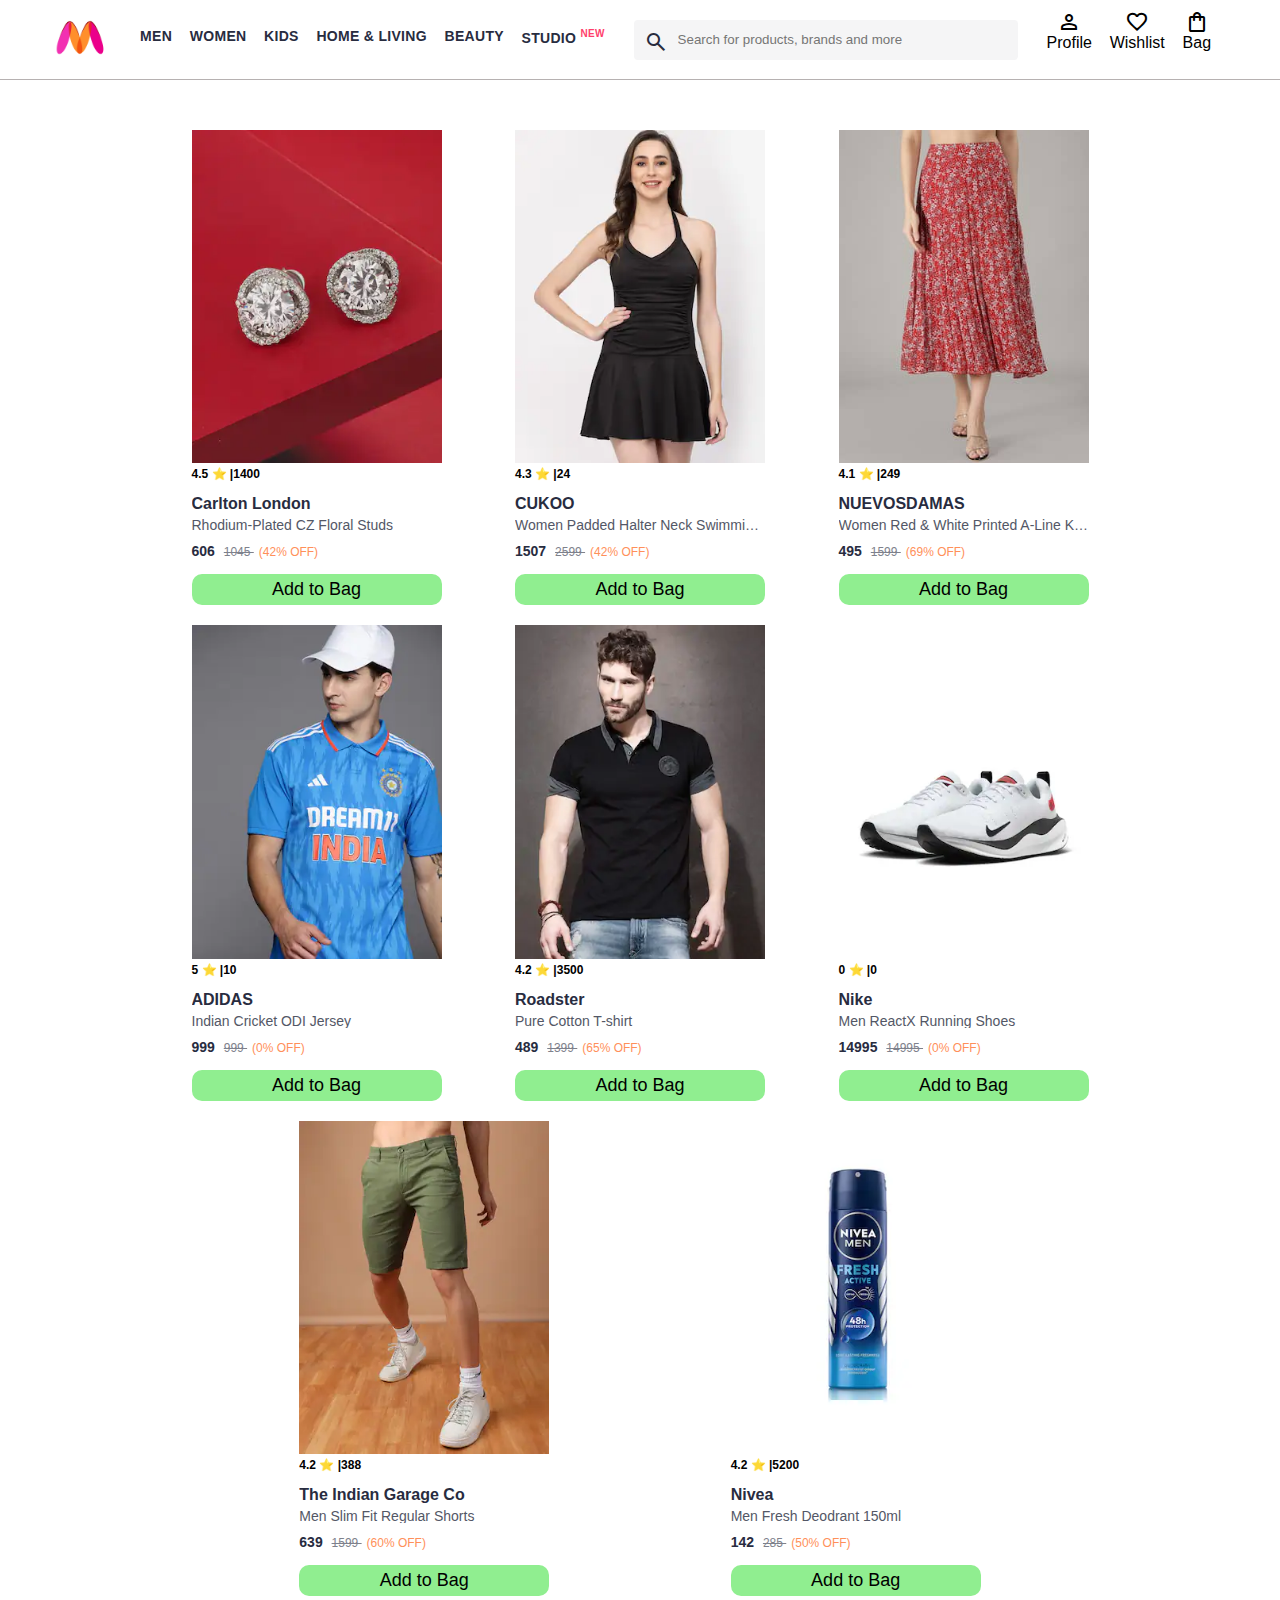
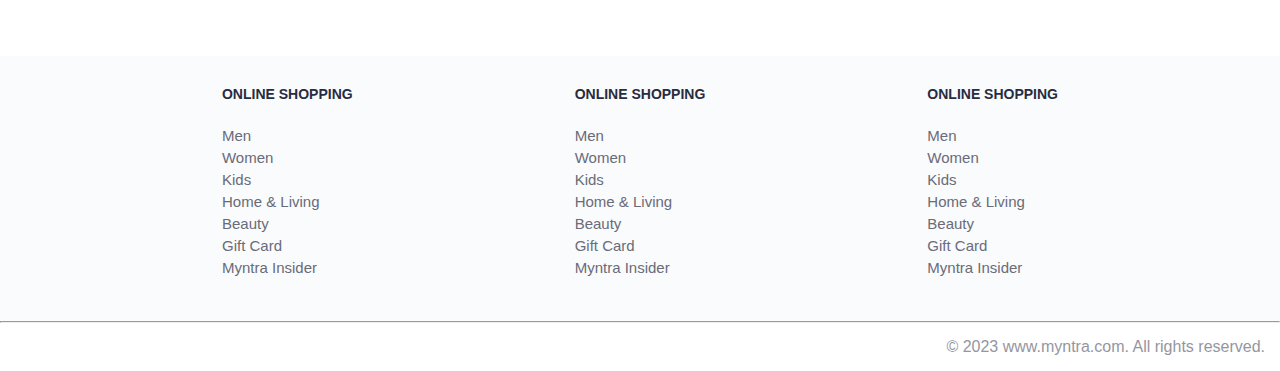
<file: index.html>
<!DOCTYPE html>
<html lang="en">
  <head>
    <title>Myntra Functional Clone</title>
    <link rel="stylesheet" href="css/index.css" />
    <link
      rel="stylesheet"
      href="https://fonts.googleapis.com/css2?family=Material+Symbols+Outlined:opsz,wght,FILL,GRAD@20..48,100..700,0..1,-50..200" />
  </head>
  <body>
    <header>
      <div class="logo_container">
        <a href="#"
          ><img
            class="myntra_home"
            src="images/myntra_logo.webp"
            alt="Myntra Home"
        /></a>
      </div>
      <nav class="nav_bar">
        <a href="#">Men</a>
        <a href="#">Women</a>
        <a href="#">Kids</a>
        <a href="#">Home & Living</a>
        <a href="#">Beauty</a>
        <a href="#">Studio <sup>New</sup></a>
      </nav>
      <div class="search_bar">
        <span class="material-symbols-outlined search_icon">search</span>
        <input
          class="search_input"
          placeholder="Search for products, brands and more" />
      </div>
      <div class="action_bar">
        <div class="action_container">
          <span class="material-symbols-outlined action_icon">person</span>
          <span class="action_name">Profile</span>
        </div>

        <div class="action_container">
          <span class="material-symbols-outlined action_icon">favorite</span>
          <span class="action_name">Wishlist</span>
        </div>

        <a class="action_container" href="pages/bag.html">
          <span class="material-symbols-outlined action_icon"
            >shopping_bag</span
          >

          <span class="action_name">Bag</span>
          <span class="bag-item-count">0</span>
        </a>
      </div>
    </header>

    <main>
      <div class="items_container"></div>
    </main>

    <footer>
      <div class="footer_container">
        <div class="footer_column">
          <h3>ONLINE SHOPPING</h3>

          <a href="#">Men</a>
          <a href="#">Women</a>
          <a href="#">Kids</a>
          <a href="#">Home & Living</a>
          <a href="#">Beauty</a>
          <a href="#">Gift Card</a>
          <a href="#">Myntra Insider</a>
        </div>

        <div class="footer_column">
          <h3>ONLINE SHOPPING</h3>

          <a href="#">Men</a>
          <a href="#">Women</a>
          <a href="#">Kids</a>
          <a href="#">Home & Living</a>
          <a href="#">Beauty</a>
          <a href="#">Gift Card</a>
          <a href="#">Myntra Insider</a>
        </div>

        <div class="footer_column">
          <h3>ONLINE SHOPPING</h3>

          <a href="#">Men</a>
          <a href="#">Women</a>
          <a href="#">Kids</a>
          <a href="#">Home & Living</a>
          <a href="#">Beauty</a>
          <a href="#">Gift Card</a>
          <a href="#">Myntra Insider</a>
        </div>
      </div>
      <hr />

      <div class="copyright">© 2023 www.myntra.com. All rights reserved.</div>
    </footer>
    <script src="data/items.js"></script>
    <script src="scripts/index.js"></script>
  </body>
</html>
</file>
<file: css/index.css>
/***************** Item Page CSS **************************/
/*.action_container {
    text-decoration: none;
}
a.action_container:link {
    color:black;
}
.item-details {
    cursor: pointer;
    width: 250px;
    margin: 10px;
}
.stars {
    font-size: 12px;
    font-weight: 700;
    text-align: left;
}
.company {
    font-size: 18px;
    font-weight: 700;
    line-height: 1;
    color: #282c3f;
    margin-bottom: 6px;
    overflow: hidden;
    text-overflow: ellipsis;
    white-space: nowrap;
    margin-top: 20px;
}
.item-name {
    color: #535766;
    font-size: 16px;
    line-height: 1;
    margin-bottom: 0;
    margin-top: 0;
    overflow: hidden;
    text-overflow: ellipsis;
    white-space: nowrap;
    font-weight: 400;
    display: block;
}
.price-container {
    margin-top: 10px;
}
.current-price {
    font-size: 14px;
    font-weight: 700;
    color: #282c3f;
}
.original-price {
    text-decoration: line-through;
    color: #7e818c;
    font-weight: 400;
    margin-left: 5px;
    font-size: 12px;
}
.discount-percentage {
    color: #ff905a;
    font-weight: 400;
    font-size: 12px;
    margin-left: 5px;
}
.btn-bag {
    background-color: lightgreen;
    border: none;
    padding: 5px 15px;
    border-radius: 10px;
    width: 100%;
    margin-top: 7px;
    font-size: 20px;
    cursor: pointer;
}
.bag-items {
    background-color: #f16565;
    white-space: nowrap;
    text-align: center;
    line-height: 18px;
    padding: 0 6px;
    height: 18px;
    position: relative;
    border-radius: 50%;
    font-size: 12px;
    color: #fff;
    left: 13px;
    top: -44px;
    font-weight: 700;
    cursor: pointer;
}*/

* {
  margin: 0;
  padding: 0;
  font-family: Assistant, -apple-system, BlinkMacSystemFont, Segoe UI, Roboto,
    Helvetica, Arial, sans-serif;
  box-sizing: border-box;
}
header {
  display: flex;
  background-color: #ffffff;
  height: 80px;
  justify-content: space-between;
  align-items: center;
  border-bottom: 1px solid #b6b1b1;
}
.myntra_home {
  height: 45px;
}
.logo_container {
  margin-left: 4%;
}
.action_bar {
  margin-right: 4%;
}
.nav_bar {
  display: flex;
  min-width: 500px;
  justify-content: space-evenly;
}
.nav_bar a {
  font-size: 14px;
  letter-spacing: 0.3px;
  color: #282c3f;
  font-weight: 700;
  text-transform: uppercase;
  text-decoration: none;
  padding: 28px 0;
  border-bottom: 5px solid #ffffff;
}
.nav_bar a:hover {
  border-bottom: 4px solid #f54e77;
}

.nav_bar a sup {
  color: #ff3f6c;
  font-size: 10px;
}

.search_bar {
  height: 40px;
  min-width: 200px;
  width: 30%;
  display: flex;
  align-items: center;
}
.search_icon {
  box-sizing: content-box;
  height: 20px;
  padding: 10px;

  background-color: #f5f5f6;
  color: #282c3f;
  font-weight: 300;
  border-radius: 4px 0 0 4px;
}
.search_input {
  color: #696e79;
  background-color: #f5f5f6;
  flex-grow: 1;
  height: 40px;
  border: 0;
  border-radius: 0 4px 4px 0;
}

.action_bar {
  display: flex;
  min-width: 200px;
  justify-content: space-evenly;
}

.action_container {
  display: flex;
  flex-direction: column;
  align-items: center;
}

/* Main section */
.banner_container {
  margin: 40px 0;
}
.banner_image {
  width: 100%;
}

.category_heading {
  text-transform: uppercase;
  color: #3e4152;
  letter-spacing: 0.15em;
  font-size: 1.8em;
  margin: 50px 0 10px 30px;
  max-height: 5em;
  font-weight: 700;
}

.category-items,
.items_container {
  width: 80%;
  margin: 50px 10%;
  display: flex;
  flex-wrap: wrap;
  justify-content: space-evenly;
}

.sale_item {
  width: 250px;
}

.footer_container {
  padding: 30px 0px 40px 0px;
  background: #fafbfc;
  display: flex;
  justify-content: space-evenly;
}

.footer_column {
  display: flex;
  flex-direction: column;
}

.footer_column h3 {
  color: #282c3f;
  font-size: 14px;
  margin-bottom: 25px;
}

.footer_column a {
  color: #696b79;
  font-size: 15px;
  text-decoration: none;
  padding-bottom: 5px;
}

.copyright {
  color: #94969f;
  text-align: end;
  padding: 15px;
}
.items_container {
  width: 80%;
  margin-left: 10%;
  margin-top: 40px;
}
.item_container {
  width: 250px;
  margin: 10px;
}
.item-image {
  width: 100%;
}
.rating {
  font-size: 12px;
  font-weight: 700;
}
.company-name {
  font-size: 16px;
  font-weight: 700;
  line-height: 1;
  color: #282c3f;
  margin-bottom: 6px;
  overflow: hidden;
  text-overflow: ellipsis;
  white-space: nowrap;
  margin-top: 15px;
}
.item-name {
  color: #535766;
  font-size: 14px;
  line-height: 1;
  margin-bottom: 0;
  margin-top: 0;
  overflow: hidden;
  text-overflow: ellipsis;
  white-space: nowrap;
  font-weight: 400;
  display: block;
}
.price {
  margin: 10px 0 6px;
  font-weight: 700;
}
.current-price {
  font-size: 14px;
  font-weight: 700;
  color: #282c3f;
}
.original-price {
  text-decoration: line-through;
  color: #7e818c;
  font-weight: 400;
  margin-left: 5px;
  font-size: 12px;
}
.discount {
  color: #ff905a;
  font-weight: 400;
  font-size: 12px;
  margin-left: 5px;
}
.btn-add-bag {
  background-color: lightgreen;
  border: none;
  padding: 5px 15px;
  border-radius: 10px;
  width: 100%;
  margin-top: 8px;
  font-size: 18px;
  cursor: pointer;
}
.bag-item-count {
  white-space: nowrap;
  text-align: center;
  line-height: 18px;
  padding: 0 6px;
  height: 18px;
  background: #ff3f6c;
  position: relative;
  border-radius: 50%;
  font-size: 12px;
  color: #fff;
  left: 13px;
  top: -44px;
  font-weight: 700;
}
.action_container {
  text-decoration: none;
}
a.action_container:link {
  color: black;
}
</file>
